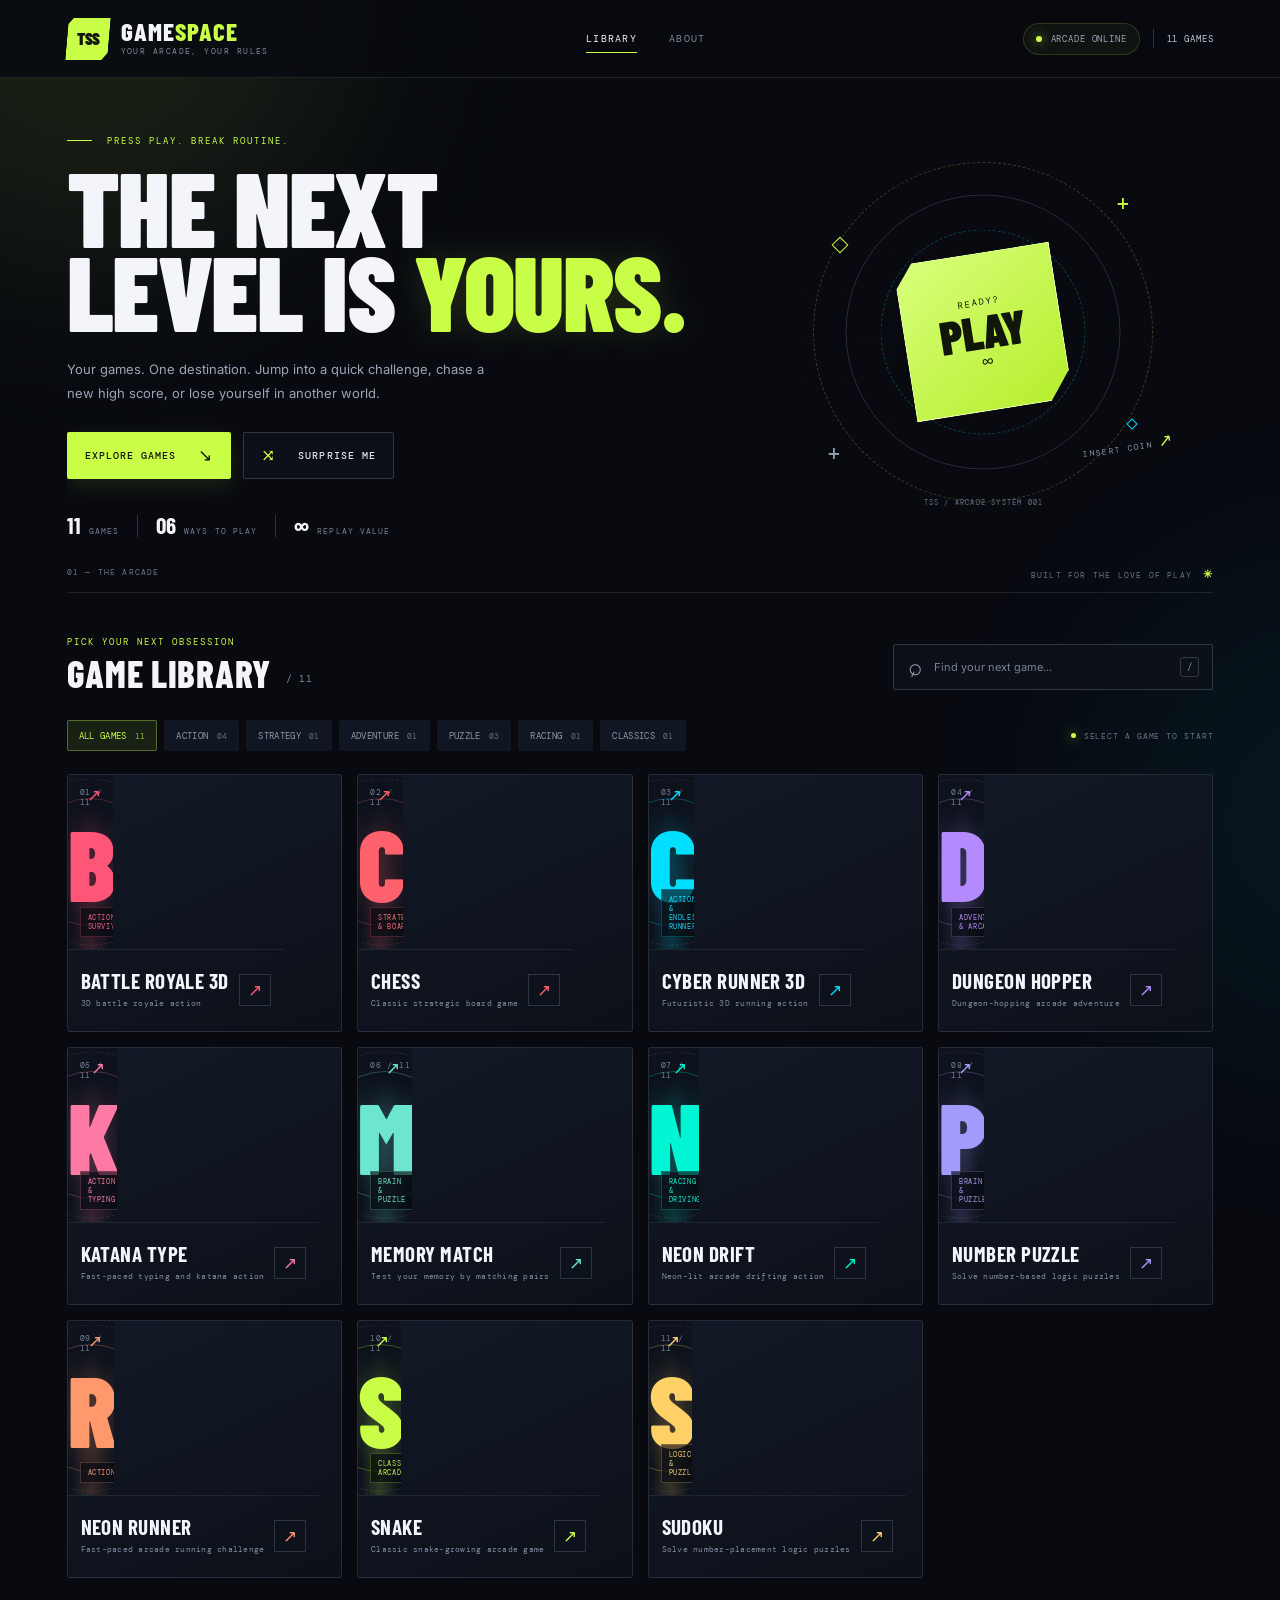
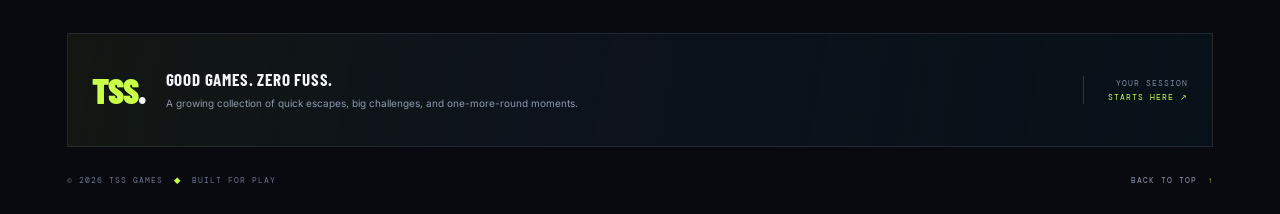
<file: index.html>
<!DOCTYPE html>
<html lang="en">
<head>
  <meta charset="UTF-8">
  <meta name="viewport" content="width=device-width, initial-scale=1, viewport-fit=cover">
  <meta name="theme-color" content="#080a10">
  <meta name="description" content="One hub. All your games. Enter the arcade and play.">
  <meta name="mobile-web-app-capable" content="yes">
  <meta name="apple-mobile-web-app-capable" content="yes">
  <meta name="apple-mobile-web-app-status-bar-style" content="black-translucent">
  <meta name="application-name" content="TSS Games">
  <title>TSS GAMES — Your Arcade, Your Rules</title>
  <link rel="icon" type="image/jpeg" href="favicon.jfif">
  <link rel="preconnect" href="https://fonts.googleapis.com">
  <link rel="preconnect" href="https://fonts.gstatic.com" crossorigin>
  <link href="https://fonts.googleapis.com/css2?family=Barlow+Condensed:wght@500;600;700;800;900&family=DM+Mono:wght@400;500&family=Inter:wght@400;500;600;700;800&display=swap" rel="stylesheet">
  <link rel="stylesheet" href="style.css">
</head>
<body>
  <div class="ambient ambient-one" aria-hidden="true"></div>
  <div class="ambient ambient-two" aria-hidden="true"></div>

  <div class="app-shell">
    <header class="topbar">
      <a class="brand" href="#top" id="homeBrand" aria-label="TSS Games home">
        <span class="brand-mark" aria-hidden="true"><span>TSS</span></span>
        <span class="brand-copy">
          <strong>GAME<span>SPACE</span></strong>
          <small>YOUR ARCADE, YOUR RULES</small>
        </span>
      </a>

      <nav class="top-nav" aria-label="Main navigation">
        <a class="top-nav-link active" href="#library">LIBRARY</a>
        <a class="top-nav-link" href="#aboutArcade">ABOUT</a>
      </nav>

      <div class="topbar-right">
        <span class="status-pill"><span class="live-dot"></span><span class="status-label">ARCADE ONLINE</span></span>
        <span class="topbar-divider" aria-hidden="true"></span>
        <span id="gameCount" class="game-count">00 GAMES</span>
      </div>
    </header>

    <main id="lobbyView" class="lobby-view">
      <section class="hero" id="top" aria-labelledby="heroTitle">
        <div class="hero-grid" aria-hidden="true"></div>
        <div class="hero-copy">
          <p class="eyebrow"><span class="eyebrow-line"></span> PRESS PLAY. BREAK ROUTINE.</p>
          <h1 id="heroTitle">THE NEXT<br>LEVEL IS <span>YOURS.</span></h1>
          <p class="hero-description">Your games. One destination. Jump into a quick challenge, chase a new high score, or lose yourself in another world.</p>
          <div class="hero-actions">
            <a class="primary-button hero-button" href="#library" id="browseButton">
              EXPLORE GAMES <span class="button-arrow" aria-hidden="true">↘</span>
            </a>
            <button class="secondary-button" id="randomGameButton" type="button">
              <span class="shuffle-icon" aria-hidden="true">⤨</span> SURPRISE ME
            </button>
          </div>
          <div class="hero-stats" aria-label="Arcade statistics">
            <div class="hero-stat"><strong id="totalStat">11</strong><span>GAMES</span></div>
            <span class="stat-divider" aria-hidden="true"></span>
            <div class="hero-stat"><strong id="genreStat">06</strong><span>WAYS TO PLAY</span></div>
            <span class="stat-divider" aria-hidden="true"></span>
            <div class="hero-stat"><strong>∞</strong><span>REPLAY VALUE</span></div>
          </div>
        </div>

        <div class="hero-art" aria-hidden="true">
          <div class="art-orbit orbit-outer"></div>
          <div class="art-orbit orbit-middle"></div>
          <div class="art-orbit orbit-inner"></div>
          <div class="art-cross cross-one">+</div>
          <div class="art-cross cross-two">+</div>
          <div class="art-diamond diamond-one"></div>
          <div class="art-diamond diamond-two"></div>
          <div class="art-core-wrap">
            <div class="art-core"><span>READY?</span><strong>PLAY</strong><i>∞</i></div>
          </div>
          <div class="art-side-label">INSERT COIN <span>↗</span></div>
          <div class="art-code">TSS / ARCADE SYSTEM 001</div>
        </div>
        <div class="hero-bottom-line"><span>01 — THE ARCADE</span><span>BUILT FOR THE LOVE OF PLAY <b>✳</b></span></div>
      </section>

      <section class="library-section" id="library" aria-labelledby="libraryTitle">
        <div class="section-heading">
          <div class="section-title-wrap">
            <p class="eyebrow">PICK YOUR NEXT OBSESSION</p>
            <h2 id="libraryTitle">GAME LIBRARY <span id="libraryCount">/ 11</span></h2>
          </div>
          <label class="search-box">
            <span class="search-icon" aria-hidden="true">⌕</span>
            <input id="searchInput" type="search" placeholder="Find your next game..." autocomplete="off" aria-label="Search games">
            <kbd aria-hidden="true">/</kbd>
          </label>
        </div>

        <div class="library-toolbar">
          <div class="filter-list" id="filterBar" role="group" aria-label="Filter games by category">
            <!-- Category filters are created by app.js. -->
          </div>
          <p class="library-hint"><span class="hint-dot"></span> SELECT A GAME TO START</p>
        </div>

        <div id="gameGrid" class="game-grid" aria-live="polite" aria-busy="false"></div>

        <div id="emptyState" class="empty-state" hidden>
          <div class="empty-orb" aria-hidden="true">⌕</div>
          <p class="eyebrow">NOT IN THIS DIMENSION</p>
          <h3>NO GAMES FOUND</h3>
          <p>Try another search or reset your filters to see the full collection.</p>
          <button class="secondary-button empty-reset" id="clearFiltersButton" type="button">CLEAR FILTERS <span aria-hidden="true">↗</span></button>
        </div>
      </section>

      <section class="about-strip" id="aboutArcade" aria-label="About this arcade">
        <div class="about-mark" aria-hidden="true">TSS<span>.</span></div>
        <div class="about-copy"><strong>GOOD GAMES. ZERO FUSS.</strong><p>A growing collection of quick escapes, big challenges, and one-more-round moments.</p></div>
        <div class="about-side">YOUR SESSION<br><span>STARTS HERE ↗</span></div>
      </section>

      <footer class="lobby-footer">
        <span>© <span id="currentYear">2026</span> TSS GAMES <b>◆</b> BUILT FOR PLAY</span>
        <a href="#top">BACK TO TOP <span aria-hidden="true">↑</span></a>
      </footer>
    </main>

    <section id="playerView" class="player-view" hidden aria-label="Game player">
      <iframe id="gameFrame" title="Selected game" allow="fullscreen; autoplay; gamepad; clipboard-read; clipboard-write" allowfullscreen></iframe>

      <div class="player-topline" aria-hidden="true">
        <span class="player-brand-mark">TSS</span>
        <span class="player-brand-name">GAMESPACE <i>PLAYER</i></span>
      </div>

      <div id="exitHandle" class="exit-handle" role="button" tabindex="0"
           aria-label="Reveal the return to library button" title="Tap or click to reveal the return button">
        <span class="handle-curve"></span>
        <span class="handle-symbol" aria-hidden="true">↖</span>
      </div>
      <button id="homeButton" class="home-button" type="button" hidden>← BACK TO LIBRARY</button>

      <div id="playerLoading" class="player-loading" hidden>
        <div class="loading-emblem"><span></span><span></span><span></span></div>
        <p class="loading-kicker">TSS GAMES / PLAYER</p>
        <h2>GETTING THINGS READY</h2>
        <p class="loading-subtitle">Your next session is almost here...</p>
      </div>

      <div id="playerError" class="player-error" hidden>
        <div class="error-mark">!</div>
        <p class="eyebrow">CONNECTION INTERRUPTED</p>
        <h2>WE COULDN'T LOAD THIS GAME.</h2>
        <p>Check that the HTML file exists and that its path in <code>app.js</code> matches your project folder.</p>
        <button id="errorBackButton" class="primary-button error-button" type="button">BACK TO LIBRARY <span>↗</span></button>
      </div>
    </section>
  </div>

  <script src="app.js"></script>
</body>
</html>
</file>
<file: style.css>
:root {
  color-scheme: dark;
  --bg: #080a10;
  --bg-soft: #0d111a;
  --panel: #101622;
  --panel-raised: #151d2b;
  --line: rgba(174, 190, 218, .13);
  --line-bright: rgba(174, 190, 218, .23);
  --text: #f3f5fb;
  --muted: #929caf;
  --muted-dark: #677286;
  --accent: #c9ff47;
  --accent-soft: rgba(201, 255, 71, .12);
  --mono: 'DM Mono', 'Courier New', monospace;
  --display: 'Barlow Condensed', Impact, sans-serif;
  --body: Inter, Arial, sans-serif;
  --page-width: 1440px;
}

* { box-sizing: border-box; }
html { min-height: 100%; scroll-behavior: smooth; scroll-padding-top: 90px; -webkit-text-size-adjust: 100%; text-size-adjust: 100%; }
body { width: 100%; min-height: 100vh; min-height: 100dvh; margin: 0; overflow-x: hidden; background: var(--bg); color: var(--text); font-family: var(--body); -webkit-font-smoothing: antialiased; }
body::before { position: fixed; inset: 0; z-index: -1; content: ''; pointer-events: none; opacity: .22; background-image: linear-gradient(rgba(255,255,255,.018) 1px, transparent 1px), linear-gradient(90deg, rgba(255,255,255,.018) 1px, transparent 1px); background-size: 54px 54px; mask-image: linear-gradient(to bottom, #000, transparent 78%); }
body.player-active { overflow: hidden; }
button, input, a { font: inherit; }
button, a { -webkit-tap-highlight-color: transparent; }
button { cursor: pointer; }
a { color: inherit; }
[hidden] { display: none !important; }
::selection { color: #080a10; background: var(--accent); }

.ambient { position: fixed; z-index: -1; width: 520px; height: 520px; border-radius: 50%; filter: blur(110px); opacity: .09; pointer-events: none; }
.ambient-one { top: -260px; left: -170px; background: #c9ff47; }
.ambient-two { top: 560px; right: -320px; background: #00d9ff; opacity: .055; }
.app-shell { min-height: 100vh; min-height: 100dvh; }

/* Header */
.topbar { position: relative; z-index: 5; height: 78px; display: flex; align-items: center; justify-content: space-between; gap: 24px; padding: 0 max(5.2vw, calc((100vw - var(--page-width)) / 2)); border-bottom: 1px solid var(--line); background: rgba(8,10,16,.82); backdrop-filter: blur(18px); }
.brand { display: inline-flex; align-items: center; gap: 12px; min-width: max-content; text-decoration: none; }
.brand-mark { position: relative; display: grid; width: 42px; height: 42px; place-items: center; overflow: hidden; background: var(--accent); color: #10150a; clip-path: polygon(12% 0,100% 0,100% 82%,86% 100%,0 100%,0 15%); transform: skew(-5deg); box-shadow: 0 0 30px rgba(201,255,71,.16); }
.brand-mark span { font: 900 17px/.9 var(--display); letter-spacing: -.5px; transform: skew(5deg); }
.brand-copy { display: flex; flex-direction: column; gap: 3px; }
.brand-copy strong { font: 800 25px/.86 var(--display); letter-spacing: 1.15px; }
.brand-copy strong span { color: var(--accent); }
.brand-copy small { color: #7f899c; font: 8px var(--mono); letter-spacing: 1.45px; }
.top-nav { display: flex; align-items: center; gap: 32px; margin-left: auto; margin-right: auto; }
.top-nav-link { position: relative; padding: 10px 0; color: #7f899c; font: 10px var(--mono); letter-spacing: 1.3px; text-decoration: none; transition: color .2s ease; }
.top-nav-link::after { position: absolute; right: 0; bottom: 2px; left: 0; height: 1px; content: ''; background: var(--accent); transform: scaleX(0); transform-origin: left; transition: transform .2s ease; }
.top-nav-link:hover, .top-nav-link.active { color: var(--text); }
.top-nav-link:hover::after, .top-nav-link.active::after { transform: scaleX(1); }
.topbar-right { display: flex; align-items: center; gap: 13px; color: #9ba5b7; font: 9px var(--mono); letter-spacing: .85px; white-space: nowrap; }
.status-pill { display: inline-flex; align-items: center; gap: 9px; padding: 9px 12px; border: 1px solid rgba(201,255,71,.16); border-radius: 999px; background: rgba(201,255,71,.045); }
.live-dot, .hint-dot { width: 6px; height: 6px; flex: 0 0 6px; border-radius: 50%; background: var(--accent); box-shadow: 0 0 12px rgba(201,255,71,.75); }
.topbar-divider { width: 1px; height: 19px; background: var(--line-bright); }
.game-count { color: #c1c9d7; }

/* Hero */
.lobby-view { width: min(100%, var(--page-width)); margin: 0 auto; padding: 0 clamp(22px, 5.2vw, 76px); }
.hero { position: relative; display: flex; min-height: 452px; align-items: center; justify-content: space-between; isolation: isolate; overflow: hidden; border-bottom: 1px solid var(--line); }
.hero-grid { position: absolute; z-index: -1; inset: 0 0 0 38%; opacity: .38; background-image: linear-gradient(rgba(255,255,255,.035) 1px, transparent 1px), linear-gradient(90deg, rgba(255,255,255,.035) 1px, transparent 1px); background-size: 43px 43px; mask-image: radial-gradient(ellipse at 60% 50%, #000 0, transparent 70%); }
.hero-copy { position: relative; z-index: 2; width: min(58%, 650px); padding: 57px 0 55px; }
.eyebrow { margin: 0 0 17px; color: var(--accent); font: 9px var(--mono); letter-spacing: 2px; }
.eyebrow-line { display: inline-block; width: 25px; height: 1px; margin: 0 8px 3px 0; background: var(--accent); }
h1 { margin: 0; font: 900 clamp(65px, 8.3vw, 112px)/.79 var(--display); letter-spacing: -1.4px; }
h1 span { color: var(--accent); text-shadow: 0 0 36px rgba(201,255,71,.15); }
.hero-description { max-width: 420px; margin: 25px 0 0; color: #9aa5b8; font-size: 13px; line-height: 1.85; }
.hero-actions { display: flex; flex-wrap: wrap; align-items: center; gap: 12px; margin-top: 27px; }
.primary-button, .secondary-button { display: inline-flex; min-height: 47px; align-items: center; justify-content: center; gap: 22px; padding: 0 17px; border: 1px solid transparent; border-radius: 2px; font: 500 10px var(--mono); letter-spacing: 1.05px; text-decoration: none; transition: transform .2s ease, background .2s ease, border-color .2s ease, color .2s ease, box-shadow .2s ease; }
.primary-button { background: var(--accent); color: #111609; box-shadow: 0 7px 24px rgba(201,255,71,.11); }
.primary-button:hover { transform: translateY(-2px); background: #d8ff75; box-shadow: 0 10px 28px rgba(201,255,71,.18); }
.button-arrow { font-size: 17px; line-height: 1; }
.secondary-button { border-color: var(--line-bright); background: rgba(14,19,29,.72); color: #dce2ed; }
.secondary-button:hover { transform: translateY(-2px); border-color: rgba(201,255,71,.55); background: rgba(201,255,71,.07); color: var(--accent); }
.shuffle-icon { color: var(--accent); font-size: 17px; }
.hero-stats { display: flex; align-items: center; gap: 18px; margin-top: 36px; }
.hero-stat { display: flex; align-items: baseline; gap: 8px; }
.hero-stat strong { color: var(--text); font: 700 23px/.9 var(--display); }
.hero-stat span { color: #748095; font: 8px var(--mono); letter-spacing: 1.1px; }
.stat-divider { width: 1px; height: 22px; background: var(--line-bright); }
.hero-bottom-line { position: absolute; right: 0; bottom: 0; left: 0; display: flex; justify-content: space-between; padding: 11px 0; color: #687387; font: 8px var(--mono); letter-spacing: 1.2px; }
.hero-bottom-line b { margin-left: 5px; color: var(--accent); font-size: 11px; }

/* Hero artwork */
.hero-art { position: relative; width: 380px; height: 365px; flex: 0 0 380px; margin: 0 3.5% 5px 0; }
.art-orbit { position: absolute; top: 50%; left: 50%; border: 1px solid rgba(201,255,71,.18); border-radius: 50%; transform: translate(-50%,-50%); }
.orbit-outer { width: 340px; height: 340px; border-style: dashed; border-color: rgba(201,255,71,.25); animation: orbitSpin 46s linear infinite; }
.orbit-middle { width: 275px; height: 275px; border-color: rgba(174,190,218,.19); }
.orbit-inner { width: 205px; height: 205px; border-style: dashed; border-color: rgba(0,217,255,.28); animation: orbitSpin 34s linear infinite reverse; }
.art-core-wrap { position: absolute; top: 50%; left: 50%; width: 158px; height: 158px; transform: translate(-50%,-50%) rotate(-9deg); }
.art-core { display: flex; width: 100%; height: 100%; flex-direction: column; align-items: center; justify-content: center; gap: 1px; border: 1px solid rgba(255,255,255,.58); outline: 7px solid rgba(201,255,71,.055); background: linear-gradient(145deg, #d8ff7b, #b5ee2c); color: #101609; clip-path: polygon(12% 0,100% 0,100% 82%,86% 100%,0 100%,0 15%); box-shadow: 0 0 90px rgba(201,255,71,.2); }
.art-core span { font: 9px var(--mono); letter-spacing: 2px; }
.art-core strong { font: 900 47px/.9 var(--display); letter-spacing: -1px; }
.art-core i { margin-top: 2px; font: normal 18px/.8 var(--display); }
.art-cross { position: absolute; z-index: 2; color: var(--accent); font: 23px var(--mono); }
.cross-one { top: 39px; right: 43px; }
.cross-two { bottom: 46px; left: 34px; color: #96a2b8; }
.art-diamond { position: absolute; width: 12px; height: 12px; border: 1px solid var(--accent); transform: rotate(45deg); }
.diamond-one { top: 89px; left: 41px; }
.diamond-two { right: 37px; bottom: 87px; width: 8px; height: 8px; border-color: #00d9ff; }
.art-side-label { position: absolute; right: -1px; bottom: 55px; color: #8e99ac; font: 8px/1.7 var(--mono); letter-spacing: 1.4px; transform: rotate(-8deg); }
.art-side-label span { color: var(--accent); font-size: 17px; }
.art-code { position: absolute; bottom: 8px; left: 50%; color: #657186; font: 7px var(--mono); letter-spacing: 1.2px; white-space: nowrap; transform: translateX(-50%); }
@keyframes orbitSpin { to { transform: translate(-50%,-50%) rotate(360deg); } }

/* Library */
.library-section { padding: 43px 0 55px; }
.section-heading { display: flex; align-items: end; justify-content: space-between; gap: 24px; margin-bottom: 25px; }
.section-title-wrap .eyebrow { margin-bottom: 8px; }
h2 { margin: 0; font: 800 37px/.92 var(--display); letter-spacing: .7px; }
.section-heading h2 span { margin-left: 7px; color: #7d899d; font: 10px var(--mono); vertical-align: middle; }
.search-box { display: flex; width: min(320px, 42vw); height: 46px; align-items: center; gap: 11px; padding: 0 13px; border: 1px solid var(--line-bright); border-radius: 2px; background: rgba(13,17,26,.86); color: #9aa5b8; transition: border-color .2s ease, box-shadow .2s ease, background .2s ease; }
.search-box:focus-within { border-color: rgba(201,255,71,.65); background: #0e1420; box-shadow: 0 0 0 3px rgba(201,255,71,.07); }
.search-icon { font-size: 24px; line-height: 1; transform: rotate(-18deg); }
.search-box input { width: 100%; min-width: 0; border: 0; outline: 0; background: transparent; color: var(--text); font-size: 11px; }
.search-box input::placeholder { color: #778398; }
kbd { padding: 3px 6px; border: 1px solid var(--line-bright); border-radius: 3px; color: #8792a5; font: 9px var(--mono); }
.library-toolbar { display: flex; min-height: 42px; align-items: center; justify-content: space-between; gap: 18px; margin-bottom: 17px; }
.filter-list { display: flex; flex-wrap: wrap; gap: 7px; }
.filter-chip { display: inline-flex; min-height: 31px; align-items: center; gap: 8px; padding: 0 11px; border: 1px solid transparent; border-radius: 2px; background: #111722; color: #8d98ab; font: 9px var(--mono); letter-spacing: .35px; transition: border-color .18s ease, color .18s ease, background .18s ease; }
.filter-chip > span:last-child { color: #626e82; font-size: 8px; }
.filter-chip .filter-label { color: inherit; font-size: inherit; }
.filter-chip:hover { border-color: var(--line-bright); color: var(--text); }
.filter-chip.active { border-color: rgba(201,255,71,.35); background: rgba(201,255,71,.09); color: var(--accent); }
.filter-chip.active > span:last-child { color: rgba(201,255,71,.7); }
.library-hint { display: flex; align-items: center; gap: 8px; margin: 0; color: #687489; font: 8px var(--mono); letter-spacing: .9px; white-space: nowrap; }
.hint-dot { width: 5px; height: 5px; flex-basis: 5px; }
.game-grid { display: grid; grid-template-columns: repeat(4, minmax(0, 1fr)); gap: 15px; }
.game-card { --game-accent: var(--accent); position: relative; display: flex; min-width: 0; flex-direction: column; padding: 0; overflow: hidden; border: 1px solid rgba(174,190,218,.14); border-radius: 3px; background: linear-gradient(155deg, rgba(19,26,39,.96), rgba(12,16,25,.98)); color: inherit; text-align: left; isolation: isolate; transition: transform .22s ease, border-color .22s ease, box-shadow .22s ease, background .22s ease; }
.game-card::before { position: absolute; z-index: -1; inset: 0; content: ''; opacity: 0; background: radial-gradient(ellipse at 50% 0%, color-mix(in srgb, var(--game-accent) 13%, transparent), transparent 65%); transition: opacity .22s ease; }
.game-card:hover, .game-card:focus-visible { z-index: 1; outline: none; border-color: color-mix(in srgb, var(--game-accent) 68%, white 5%); background: #141c2a; transform: translateY(-5px); box-shadow: 0 15px 34px rgba(0,0,0,.28), 0 0 0 1px color-mix(in srgb, var(--game-accent) 13%, transparent); }
.game-card:hover::before, .game-card:focus-visible::before { opacity: 1; }
.game-card:focus-visible { box-shadow: 0 0 0 2px var(--bg), 0 0 0 4px var(--game-accent); }
.card-art { position: relative; display: grid; min-height: 174px; place-items: center; overflow: hidden; background: radial-gradient(ellipse at 50% 105%, color-mix(in srgb, var(--game-accent) 18%, transparent), transparent 62%), #0d121c; }
.card-art::before, .card-art::after { position: absolute; top: 50%; left: 50%; border: 1px solid color-mix(in srgb, var(--game-accent) 27%, transparent); border-radius: 50%; content: ''; transform: translate(-50%,-50%); transition: transform .35s ease, border-color .25s ease; }
.card-art::before { width: 126px; height: 126px; }
.card-art::after { width: 165px; height: 165px; border-style: dashed; border-color: rgba(255,255,255,.09); }
.game-card:hover .card-art::before { transform: translate(-50%,-50%) scale(1.08); border-color: color-mix(in srgb, var(--game-accent) 55%, transparent); }
.card-grid-lines { position: absolute; inset: 0; opacity: .36; background-image: linear-gradient(rgba(255,255,255,.035) 1px, transparent 1px), linear-gradient(90deg, rgba(255,255,255,.035) 1px, transparent 1px); background-size: 26px 26px; mask-image: radial-gradient(ellipse at center, #000, transparent 72%); }
.card-letter { position: relative; z-index: 1; color: var(--game-accent); font: 900 100px/.8 var(--display); letter-spacing: -3px; text-shadow: 0 0 32px color-mix(in srgb, var(--game-accent) 25%, transparent); transition: transform .24s ease, text-shadow .24s ease; }
.game-card:hover .card-letter { transform: scale(1.1) rotate(-5deg); text-shadow: 0 0 45px color-mix(in srgb, var(--game-accent) 48%, transparent); }
.card-index { position: absolute; z-index: 2; top: 12px; left: 12px; color: #748095; font: 8px var(--mono); letter-spacing: .8px; }
.card-corner { position: absolute; z-index: 2; top: 9px; right: 12px; color: var(--game-accent); font: 17px var(--mono); transition: transform .2s ease; }
.game-card:hover .card-corner { transform: translate(2px,-2px); }
.card-category { position: absolute; z-index: 2; bottom: 12px; left: 12px; padding: 5px 7px; border: 1px solid color-mix(in srgb, var(--game-accent) 24%, transparent); background: rgba(7,10,16,.65); color: color-mix(in srgb, var(--game-accent) 82%, white 10%); font: 7px var(--mono); letter-spacing: .65px; text-transform: uppercase; }
.card-info { display: flex; min-height: 82px; align-items: center; justify-content: space-between; gap: 10px; padding: 13px 13px 14px; border-top: 1px solid rgba(174,190,218,.1); }
.card-info-main { min-width: 0; }
.card-info h3 { overflow: hidden; margin: 0 0 6px; font: 700 21px/.95 var(--display); letter-spacing: .45px; text-overflow: ellipsis; text-transform: uppercase; white-space: nowrap; }
.card-info p { overflow: hidden; max-width: 100%; margin: 0; color: #8390a5; font: 8px/1.5 var(--mono); letter-spacing: .25px; text-overflow: ellipsis; white-space: nowrap; }
.play-arrow { display: grid; width: 32px; height: 32px; flex: 0 0 32px; place-items: center; border: 1px solid rgba(174,190,218,.2); color: var(--game-accent); font: 17px var(--mono); transition: background .2s ease, color .2s ease, border-color .2s ease, transform .2s ease; }
.game-card:hover .play-arrow { border-color: var(--game-accent); background: var(--game-accent); color: #0b0e13; transform: translate(2px,-2px); }
.empty-state { padding: 63px 20px; border: 1px dashed var(--line-bright); background: rgba(13,18,28,.5); color: var(--muted); text-align: center; }
.empty-orb { display: grid; width: 54px; height: 54px; margin: 0 auto 18px; place-items: center; border: 1px solid rgba(201,255,71,.28); border-radius: 50%; color: var(--accent); font-size: 29px; }
.empty-state .eyebrow { margin-bottom: 8px; }
.empty-state h3 { margin: 0; color: var(--text); font: 800 32px var(--display); }
.empty-state > p:not(.eyebrow) { margin: 9px auto 18px; font-size: 11px; line-height: 1.7; }
.empty-reset { min-height: 39px; }

/* Footer / about strip */
.about-strip { display: flex; min-height: 114px; align-items: center; gap: 20px; padding: 21px 24px; border: 1px solid var(--line); background: linear-gradient(100deg, rgba(201,255,71,.055), rgba(15,21,32,.82) 42%, rgba(0,217,255,.035)); }
.about-mark { color: var(--accent); font: 900 35px/.8 var(--display); letter-spacing: -1px; }
.about-mark span { color: #f2f5fa; }
.about-copy { flex: 1; }
.about-copy strong { font: 700 17px var(--display); letter-spacing: .8px; }
.about-copy p { margin: 5px 0 0; color: #8d99ad; font-size: 10px; line-height: 1.6; }
.about-side { padding-left: 24px; border-left: 1px solid var(--line-bright); color: #7f8a9f; font: 8px/1.8 var(--mono); letter-spacing: 1px; text-align: right; }
.about-side span { color: var(--accent); }
.lobby-footer { display: flex; min-height: 67px; align-items: center; justify-content: space-between; gap: 15px; color: #69758a; font: 8px var(--mono); letter-spacing: 1px; }
.lobby-footer b { margin: 0 5px; color: var(--accent); }
.lobby-footer a { color: #8b96a9; text-decoration: none; transition: color .2s ease; }
.lobby-footer a:hover { color: var(--accent); }
.lobby-footer a span { margin-left: 5px; color: var(--accent); }

/* Fullscreen game player */
.player-view { position: fixed; z-index: 100; inset: 0; width: 100%; height: 100vh; height: 100dvh; overflow: hidden; background: #000; }
#gameFrame { display: block; width: 100%; height: 100%; border: 0; background: #000; }
.player-topline { position: absolute; z-index: 102; top: max(15px, env(safe-area-inset-top)); right: max(18px, env(safe-area-inset-right)); display: inline-flex; align-items: center; gap: 8px; padding: 7px 10px; border: 1px solid rgba(255,255,255,.1); border-radius: 2px; background: rgba(5,8,13,.56); opacity: .32; pointer-events: none; }
.player-brand-mark { color: var(--accent); font: 900 14px var(--display); }
.player-brand-name { color: #d8deea; font: 8px var(--mono); letter-spacing: 1px; }
.player-brand-name i { margin-left: 4px; color: #8792a5; font-style: normal; }
.exit-handle { position: absolute; z-index: 105; top: 0; left: 0; width: 83px; height: 83px; cursor: pointer; outline: none; -webkit-user-select: none; user-select: none; touch-action: manipulation; -webkit-tap-highlight-color: transparent; }
.handle-curve { position: absolute; inset: 0; background: rgba(201,255,71,0); clip-path: polygon(0 0,100% 0,100% 13%,96% 34%,86% 55%,69% 74%,48% 89%,24% 97%,0 100%); transition: background .16s ease; }
.handle-symbol { position: absolute; top: 13px; left: 14px; color: rgba(201,255,71,0); font: 22px/1 var(--mono); transform: translate(-2px,-2px); transition: color .16s ease, transform .16s ease; }
.exit-handle:hover .handle-curve, .exit-handle:focus-visible .handle-curve, .exit-handle:active .handle-curve { background: rgba(201,255,71,.15); }
.exit-handle:hover .handle-symbol, .exit-handle:focus-visible .handle-symbol, .exit-handle:active .handle-symbol { color: rgba(201,255,71,.9); transform: translate(0,0); }
.exit-handle:focus-visible { outline: 1px solid rgba(201,255,71,.6); outline-offset: -3px; }
.home-button { position: absolute; z-index: 106; top: max(14px, env(safe-area-inset-top)); left: max(14px, env(safe-area-inset-left)); min-height: 46px; padding: 0 18px; border: 1px solid rgba(201,255,71,.58); border-radius: 2px; background: rgba(8,11,16,.94); color: var(--accent); box-shadow: 0 7px 25px rgba(0,0,0,.4); font: 10px var(--mono); letter-spacing: 1.2px; animation: homeButtonIn .18s ease-out; }
.home-button:hover { background: var(--accent); color: #080a10; }
.player-loading, .player-error { position: absolute; z-index: 103; inset: 0; display: flex; align-items: center; justify-content: center; flex-direction: column; gap: 9px; padding: 24px; background: radial-gradient(ellipse at 50% 40%, #151e2b 0, #080a10 67%); text-align: center; }
.loading-emblem { display: flex; width: 62px; height: 62px; align-items: center; justify-content: center; gap: 5px; margin-bottom: 15px; border: 1px solid rgba(201,255,71,.24); border-radius: 50%; background: rgba(201,255,71,.04); }
.loading-emblem span { width: 4px; height: 18px; border-radius: 4px; background: var(--accent); animation: loadingBars .8s ease-in-out infinite alternate; }
.loading-emblem span:nth-child(2) { height: 29px; animation-delay: .16s; }
.loading-emblem span:nth-child(3) { height: 12px; animation-delay: .3s; }
.loading-kicker { margin: 0; color: var(--accent); font: 8px var(--mono); letter-spacing: 2px; }
.player-loading h2 { margin: 4px 0 0; font-size: 36px; }
.loading-subtitle { margin: 0; color: #8793a7; font-size: 11px; }
.player-error { z-index: 104; }
.error-mark { display: grid; width: 48px; height: 48px; place-items: center; border: 1px solid #ff747c; color: #ff747c; font: 25px var(--mono); }
.player-error .eyebrow { margin: 8px 0 0; color: #ff8990; }
.player-error h2 { max-width: 460px; font: 800 42px/.95 var(--display); }
.player-error p:not(.eyebrow) { max-width: 390px; color: #98a3b6; font-size: 11px; line-height: 1.8; }
.player-error code { color: var(--accent); }
.error-button { margin-top: 8px; }
.error-button span { margin-left: 18px; }
@keyframes loadingBars { to { transform: scaleY(.42); opacity: .55; } }
@keyframes homeButtonIn { from { opacity: 0; transform: translateY(-6px); } to { opacity: 1; transform: translateY(0); } }

/* Responsive layouts */
@media (max-width: 1100px) {
  .topbar { padding-right: 30px; padding-left: 30px; }
  .lobby-view { padding-right: 30px; padding-left: 30px; }
  .hero-art { width: 325px; height: 330px; flex-basis: 325px; margin-right: 0; transform: scale(.9); }
  .orbit-outer { width: 305px; height: 305px; }
  .orbit-middle { width: 245px; height: 245px; }
  .orbit-inner { width: 184px; height: 184px; }
  .game-grid { grid-template-columns: repeat(3, minmax(0, 1fr)); }
}
@media (max-width: 760px) {
  .topbar { height: 69px; padding-right: 22px; padding-left: 22px; }
  .top-nav { gap: 18px; }
  .top-nav-link { font-size: 8px; }
  .topbar-right { gap: 8px; }
  .status-pill { padding: 8px 9px; }
  .hero { min-height: 405px; }
  .hero-copy { width: 68%; padding: 54px 0 50px; }
  h1 { font-size: clamp(65px, 10vw, 86px); }
  .hero-art { position: absolute; right: -85px; opacity: .65; transform: scale(.8); }
  .hero-grid { left: 25%; }
  .game-grid { grid-template-columns: repeat(2, minmax(0, 1fr)); gap: 12px; }
  .card-art { min-height: 158px; }
  .library-toolbar { align-items: flex-start; flex-direction: column; gap: 13px; }
  .library-hint { align-self: flex-end; }
}
@media (max-width: 560px) {
  html { scroll-padding-top: 70px; }
  .topbar { height: 64px; gap: 10px; padding-right: max(14px, env(safe-area-inset-right)); padding-left: max(14px, env(safe-area-inset-left)); }
  .brand { gap: 9px; }
  .brand-mark { width: 34px; height: 34px; }
  .brand-mark span { font-size: 14px; }
  .brand-copy strong { font-size: 21px; }
  .brand-copy small { font-size: 6px; letter-spacing: .95px; }
  .top-nav { display: none; }
  .topbar-right { margin-left: auto; font-size: 7px; }
  .status-pill { gap: 6px; padding: 7px 8px; }
  .topbar-divider { height: 14px; }
  .lobby-view { padding-right: 15px; padding-left: 15px; }
  .hero { min-height: 390px; align-items: flex-start; }
  .hero-copy { width: 100%; padding: 53px 0 53px; }
  .eyebrow { font-size: 8px; letter-spacing: 1.5px; }
  h1 { font-size: clamp(61px, 15vw, 82px); line-height: .81; }
  .hero-description { max-width: 310px; margin-top: 19px; font-size: 11px; line-height: 1.75; }
  .hero-actions { gap: 8px; margin-top: 21px; }
  .primary-button, .secondary-button { min-height: 43px; gap: 13px; padding: 0 12px; font-size: 8px; }
  .hero-stats { gap: 11px; margin-top: 28px; }
  .hero-stat { gap: 5px; }
  .hero-stat strong { font-size: 20px; }
  .hero-stat span { font-size: 6px; letter-spacing: .65px; }
  .stat-divider { height: 17px; }
  .hero-art { top: 6px; right: -167px; opacity: .25; transform: scale(.82); }
  .hero-bottom-line { font-size: 6px; letter-spacing: .7px; }
  .hero-bottom-line span:last-child { text-align: right; }
  .library-section { padding: 31px 0 37px; }
  .section-heading { align-items: stretch; flex-direction: column; gap: 17px; margin-bottom: 18px; }
  h2 { font-size: 33px; }
  .search-box { width: 100%; height: 45px; }
  .search-box input { font-size: 12px; }
  .search-box kbd { display: none; }
  .library-toolbar { gap: 12px; margin-bottom: 13px; }
  .filter-list { gap: 6px; }
  .filter-chip { min-height: 29px; padding: 0 9px; font-size: 8px; }
  .library-hint { font-size: 7px; }
  .game-grid { gap: 9px; }
  .card-art { min-height: clamp(112px, 33vw, 150px); }
  .card-art::before { width: 95px; height: 95px; }
  .card-art::after { width: 128px; height: 128px; }
  .card-letter { font-size: clamp(67px, 21vw, 88px); }
  .card-index { top: 9px; left: 9px; font-size: 7px; }
  .card-corner { top: 7px; right: 9px; font-size: 15px; }
  .card-category { bottom: 9px; left: 9px; padding: 4px 5px; font-size: 6px; }
  .card-info { min-height: 73px; gap: 6px; padding: 10px 8px; }
  .card-info h3 { font-size: clamp(16px, 4.7vw, 20px); }
  .card-info p { max-width: 100%; font-size: 7px; }
  .play-arrow { width: 27px; height: 27px; flex-basis: 27px; font-size: 14px; }
  .about-strip { min-height: 100px; gap: 12px; padding: 15px 13px; }
  .about-mark { font-size: 27px; }
  .about-copy strong { font-size: 14px; }
  .about-copy p { font-size: 8px; }
  .about-side { padding-left: 11px; font-size: 6px; }
  .lobby-footer { min-height: 59px; font-size: 6px; letter-spacing: .6px; }
  .exit-handle { top: env(safe-area-inset-top); left: env(safe-area-inset-left); width: 66px; height: 66px; }
  .handle-symbol { top: 10px; left: 11px; font-size: 19px; }
  .home-button { top: max(10px, env(safe-area-inset-top)); left: max(10px, env(safe-area-inset-left)); min-height: 43px; padding: 0 13px; font-size: 9px; }
  .player-topline { top: max(10px, env(safe-area-inset-top)); right: 10px; padding: 6px 8px; }
  .player-loading h2 { font-size: 31px; }
  .player-error h2 { font-size: 34px; }
}
@media (max-width: 365px) {
  .topbar-right .status-label, .topbar-divider { display: none; }
  .hero { min-height: 375px; }
  h1 { font-size: 59px; }
  .hero-stats { gap: 8px; }
  .hero-stat span { font-size: 5px; }
  .filter-list { gap: 5px; }
  .filter-chip { padding: 0 7px; font-size: 7px; }
  .game-grid { gap: 7px; }
  .card-info h3 { font-size: 15px; }
  .about-side { display: none; }
}
@media (orientation: landscape) and (max-height: 500px) {
  .topbar { height: 50px; }
  .hero { min-height: 260px; }
  .hero-copy { padding: 28px 0 38px; }
  h1 { font-size: 55px; }
  .hero-description { margin-top: 12px; }
  .hero-art { transform: scale(.58); }
  .hero-stats { margin-top: 17px; }
  .library-section { padding-top: 22px; }
  .player-view { padding: 0; }
}
@media (hover: none), (pointer: coarse) {
  .game-card:hover { transform: none; border-color: rgba(174,190,218,.14); box-shadow: none; }
  .game-card:active { transform: scale(.985); border-color: var(--game-accent); }
}
@media (prefers-reduced-motion: reduce) {
  *, *::before, *::after { scroll-behavior: auto !important; animation-duration: .01ms !important; animation-iteration-count: 1 !important; transition-duration: .01ms !important; }
}
</file>
